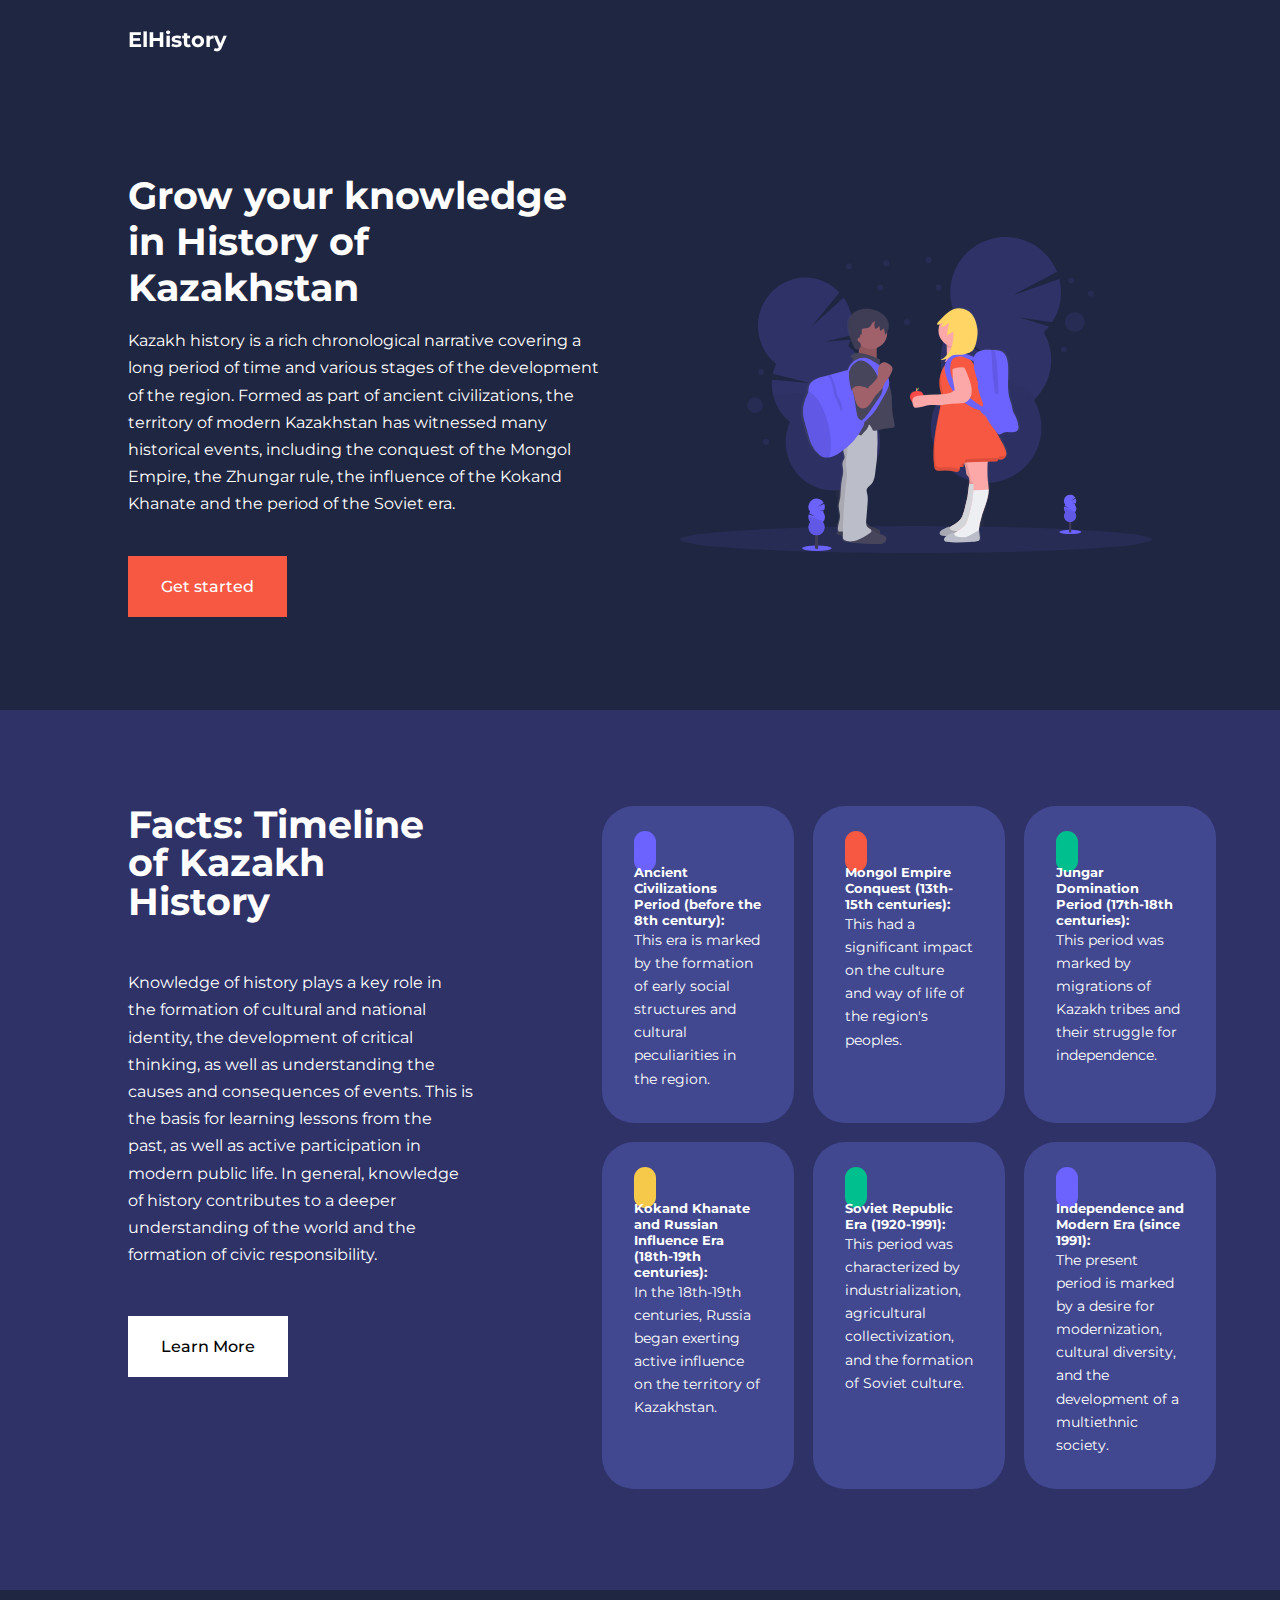
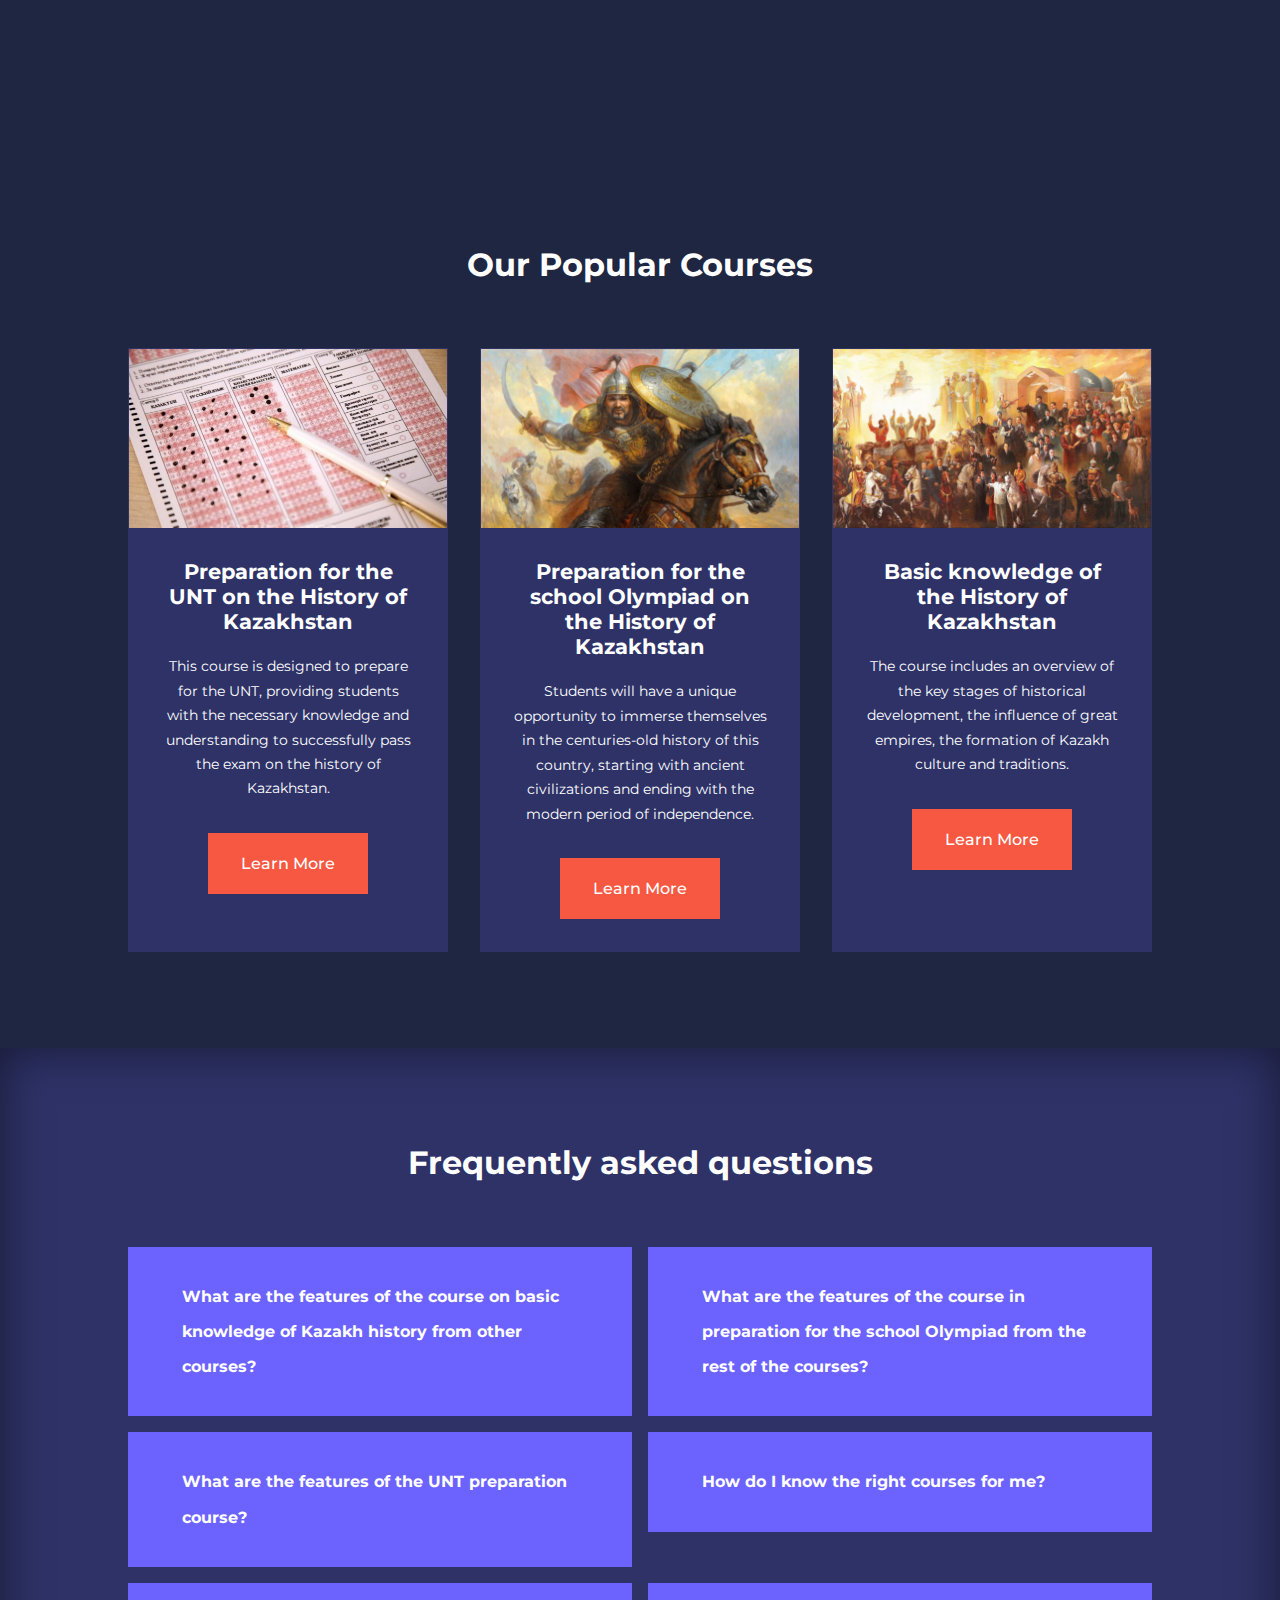
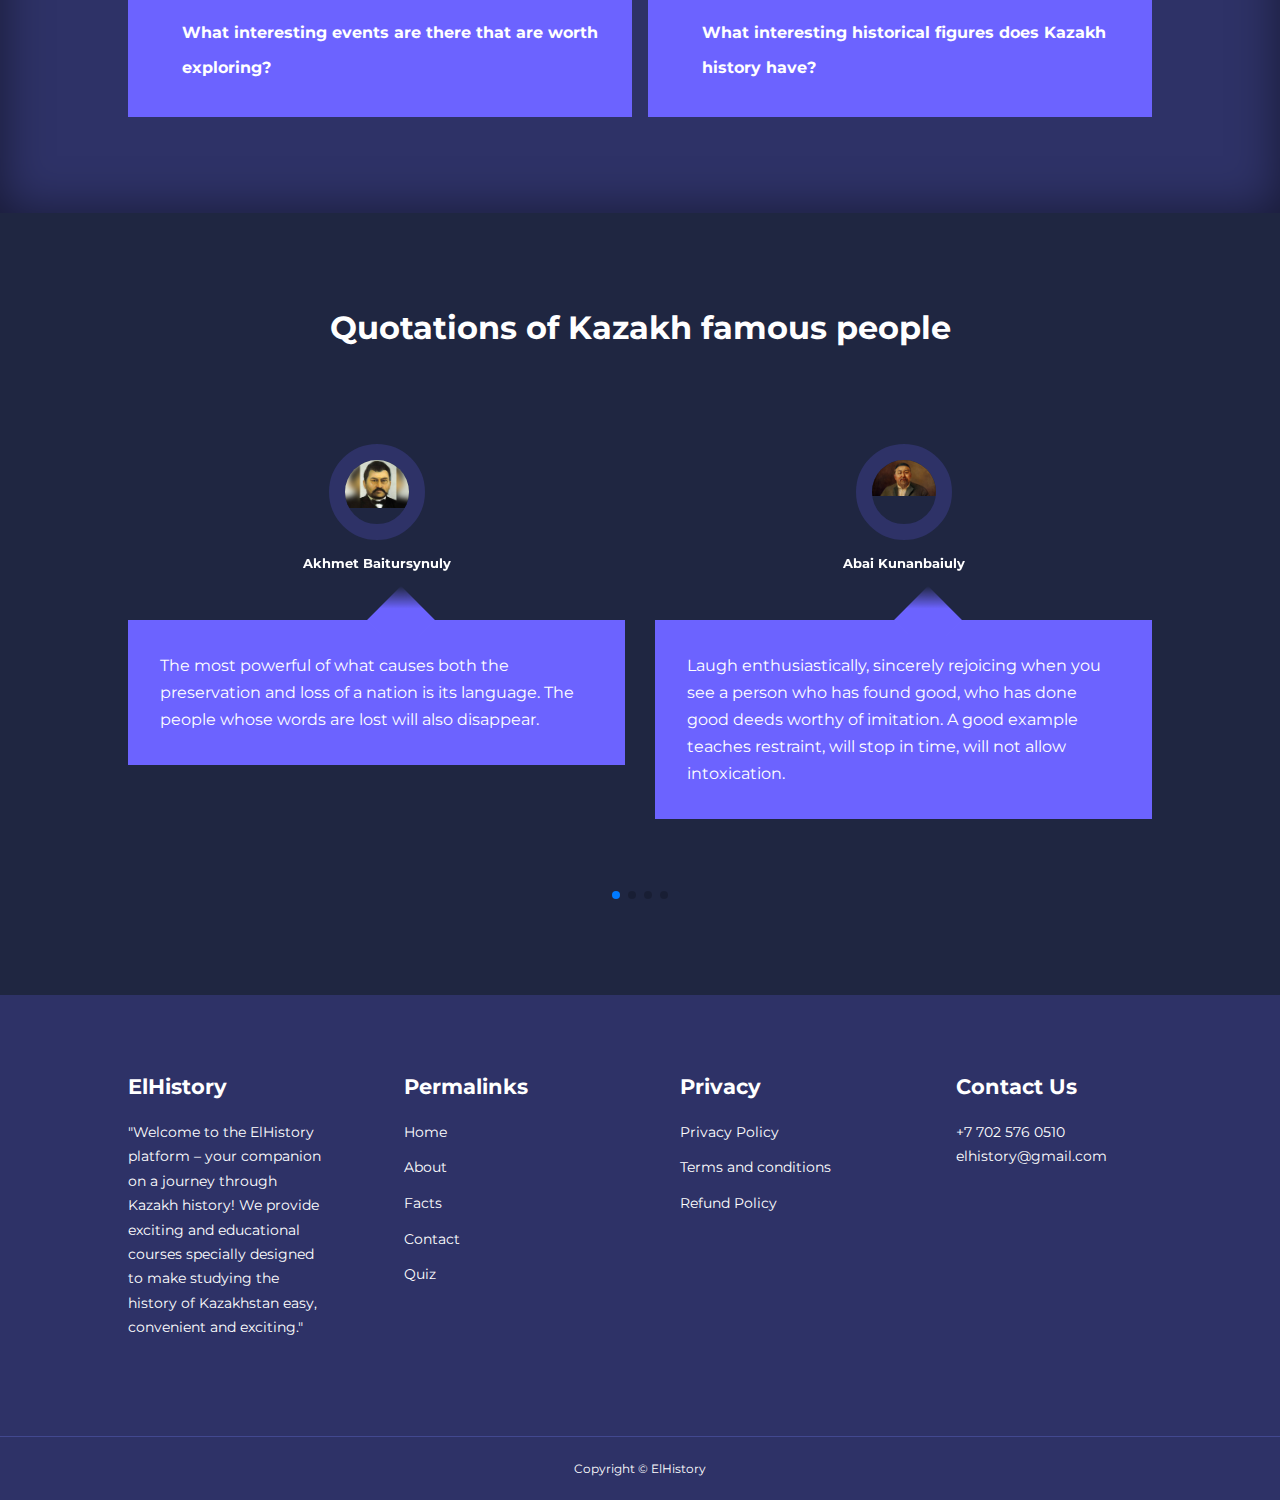
<file: index.html>
<!DOCTYPE html>
<html lang="en">
<head>
    <meta charset="UTF-8">
    <meta http-equiv="X-UA-Compatible" content="Ie=edge">
    <meta name="viewport" content="width=device-width, initial-scale=1.0">
    <title>History Website</title>

    <link rel="stylesheet" href="https://unicons.iconscout.com/release/v4.0.8/css/line.css">
    <link rel="preconnect" href="https://fonts.googleapis.com">
    <link rel="preconnect" href="https://fonts.gstatic.com" crossorigin>
    <link href="https://fonts.googleapis.com/css2?family=Montserrat:wght@300;400;500;600;700;800;900&display=swap" rel="stylesheet">
    <link href="https://cdn.jsdelivr.net/npm/bootstrap@5.0.2/dist/css/bootstrap.min.css" rel="stylesheet" integrity="sha384-EVSTQN3/azprG1Anm3QDgpJLIm9Nao0Yz1ztcQTwFspd3yD65VohhpuuCOmLASjC" crossorigin="anonymous">
    <link rel="stylesheet" href="./css/style.css">

    <link rel="stylesheet" href="https://cdn.jsdelivr.net/npm/swiper@11/swiper-bundle.min.css"
/>

</head>
<body>
    <nav>
        <div class="container nav_container">
            <a href="index.html"><h4>ElHistory</h4></a>
            <ul class="nav_menu">
                <li><a href="index.html">Home</a></li>
                <li><a href="about.html">About</a></li>
                <li><a href="facts.html">Facts</a></li>
                <li><a href="contact.html">Contact</a></li>
                <li><a href="quiz.html">Quiz</a></li>
            </ul>
            <button id="open-menu-btn"><i class="uil uil-bars"></i></button>
            <button id="close-menu-btn"><i class="uil uil-multiply"></i></i></button>

        </div>
    </nav>

    <header>
        <div class="container header_container">
            <div class="header_left">
                <h1>Grow your knowledge in History of Kazakhstan</h1>
                <p>Kazakh history is a rich chronological narrative covering a long period of time and various stages of the development of the region. Formed as part of ancient civilizations, the territory of modern Kazakhstan has witnessed many historical events, including the conquest of the Mongol Empire, the Zhungar rule, the influence of the Kokand Khanate and the period of the Soviet era.</p>
                <a href="facts.html" class="btn btn-primary">Get started</a>
            </div>

            <div class="header_right">
                    <div class="header_right-image">
                        <img src="./images/header.svg">
                    </div>
            </div>
        </div>
    </header>


    <section class="categories">
        <div class="container categories_container">
            <div class="categories_left">
                <h1>Facts: Timeline of Kazakh History</h1>
                <p>Knowledge of history plays a key role in the formation of cultural and national identity, the development of critical thinking, as well as understanding the causes and consequences of events. This is the basis for learning lessons from the past, as well as active participation in modern public life. In general, knowledge of history contributes to a deeper understanding of the world and the formation of civic responsibility.</p>
                <a href="#" class="btn">Learn More</a>
            </div>

            <div class="categories_right">
                <article class="category">
                    <span class="category_icon"><i class="uil uil-ankh"></i></span>
                    <h5>Ancient Civilizations Period (before the 8th century):</h5>
                    <p>This era is marked by the formation of early social structures and cultural peculiarities in the region.</p>
                </article>

                <article class="category">
                    <span class="category_icon"><i class="uil uil-fire"></i></span>
                    <h5>Mongol Empire Conquest (13th-15th centuries):</h5>
                    <p>This had a significant impact on the culture and way of life of the region's peoples.</p>
                </article>

                <article class="category">
                    <span class="category_icon"><i class="uil uil-life-ring"></i></span>
                    <h5>Jungar Domination Period (17th-18th centuries):</h5>
                    <p>This period was marked by migrations of Kazakh tribes and their struggle for independence.</p>
                </article>

                <article class="category">
                    <span class="category_icon"><i class="uil uil-hourglass"></i></i></span>
                    <h5>Kokand Khanate and Russian Influence Era (18th-19th centuries):</h5>
                    <p>In the 18th-19th centuries, Russia began exerting active influence on the territory of Kazakhstan.</p>
                </article>

                <article class="category">
                    <span class="category_icon"><i class="uil uil-favorite"></i></span>
                    <h5>Soviet Republic Era (1920-1991):</h5>
                    <p>This period was characterized by industrialization, agricultural collectivization, and the formation of Soviet culture.</p>
                </article>

                <article class="category">
                    <span class="category_icon"><i class="uil uil-globe"></i></i></span>
                    <h5>Independence and Modern Era (since 1991):</h5>
                    <p>The present period is marked by a desire for modernization, cultural diversity, and the development of a multiethnic society.</p>
                </article>
            </div>
        </div>
    </section>


    <section class="courses">
        <h2>Our Popular Courses</h2>
        <div class="container courses_container">
            <article class="course">
                <div class="course_image">
                    <img src="./images/ent.jpeg"">
                </div>
                <div class="course_info">
                    <h4>Preparation for the UNT on the History of Kazakhstan</h4>
                    <p>This course is designed to prepare for the UNT, providing students with the necessary knowledge and understanding to successfully pass the exam on the history of Kazakhstan.</p>
                    <a href="facts.html" class="btn btn-primary">Learn More</a>
                </div>
            </article>

            <article class="course">
                <div class="course_image">
                    <img src="./images/school2.jpg"">
                </div>
                <div class="course_info">
                    <h4>Preparation for the school Olympiad on the History of Kazakhstan</h4>
                    <p>Students will have a unique opportunity to immerse themselves in the centuries-old history of this country, starting with ancient civilizations and ending with the modern period of independence.</p>
                    <a href="facts.html" class="btn btn-primary">Learn More</a>
                </div>
            </article>

            <article class="course">
                <div class="course_image">
                    <img src="./images/base.jpg"">
                </div>
                <div class="course_info">
                    <h4>Basic knowledge of the History of Kazakhstan</h4>
                    <p>The course includes an overview of the key stages of historical development, the influence of great empires, the formation of Kazakh culture and traditions.</p>
                    <a href="facts.html" class="btn btn-primary">Learn More</a>
                </div>
            </article>
        </div>
    </section>



    <section class="faqs">
        <h2>Frequently asked questions</h2>
        <div class="container faqs_container">
            <article class="faq ">
                <div class="faq_icon"><i class="uil uil-plus"></i></div>
                <div class="question_answer">
                    <h4>What are the features of the course on basic knowledge of Kazakh history from other courses?</h4>
                    <p>
                        For those who seek to gain basic knowledge of Kazakh history, it is recommended to choose the course "Fundamentals of Kazakh History". This course will provide an overview of the key stages of the country's development, fundamental events and cultural features. It is suitable for those who want to deepen their knowledge of the history of Kazakhstan with an emphasis on the main aspects and important periods of its development.                    
                    </p>
                </div>
            </article>
            
            <article class="faq ">
                <div class="faq_icon"><i class="uil uil-plus"></i></div>
                <div class="question_answer">
                    <h4>What are the features of the course in preparation for the school Olympiad from the rest of the courses?</h4>
                    <p>
                        For a client who has an interest in preparing for the school Olympiad on the history of Kazakhstan, it is recommended to choose the course "Preparation for the School Olympiad on the History of Kazakhstan". This course will provide students not only with basic knowledge of the history of Kazakhstan, but also prepare them for typical tasks that may occur at the Olympiad. The course will address issues of historical facts, key personalities and major events, focusing on topics often found in Olympiad tasks.                    
                    </p>
                </div>
            </article>
            
            <article class="faq ">
                <div class="faq_icon"><i class="uil uil-plus"></i></div>
                <div class="question_answer">
                    <h4>What are the features of the UNT preparation course?</h4>
                    <p>
                        For a client interested in preparing for the UNT and wishing to study the history of Kazakhstan in depth, it is recommended to choose the course "Kazakh history: from antiquity to modernity". This course provides extensive research on key periods and events in the country's history, which is the basis for successful exam preparation. The course includes an overview of the most important facts, personalities and cultural characteristics, providing students with the necessary knowledge to effectively pass the UNT on Kazakh history.                   
                    </p>
                </div>
            </article>
            
            <article class="faq ">
                <div class="faq_icon"><i class="uil uil-plus"></i></div>
                <div class="question_answer">
                    <h4>How do I know the right courses for me?</h4>
                    <p>
                        Review the content of each course to make sure it meets your needs and interests.
                        Consider the level of complexity, the format of training (webinars, lectures, assignments) to understand how the course meets your preferences and level of training.    
                    </p>
                </div>
            </article>
            
            <article class="faq ">
                <div class="faq_icon"><i class="uil uil-plus"></i></div>
                <div class="question_answer">
                    <h4>What interesting events are there that are worth exploring?</h4>
                    <p>
                        The history of Kazakhstan is full of fascinating and important events that are worth studying for a full understanding of the development of this country. Below are some key points:
                    </p>
                    <p>
                        Mongol Empire Conquest (13th Century):
                        Under the leadership of Genghis Khan, the territory of Kazakhstan became part of the vast Mongol Empire, significantly influencing the culture and way of life of the region.
                    </p>
                    <p>
                        Struggle Against the Jungars (17th-18th Centuries):
                        During this time, Kazakh khanates fought for independence from Jungaria, leading to the establishment of the Kazakh Khanate.
                    </p>
                    <p>
                        Soviet Industrialization Era (20th Century):
                        The Soviet era brought significant changes to Kazakhstan's economy and culture through industrialization and collectivization.
                    </p>
                </div>
            </article>
            
            <article class="faq ">
                <div class="faq_icon"><i class="uil uil-plus"></i></div>
                <div class="question_answer">
                    <h4>What interesting historical figures does Kazakh history have?</h4>
                    <p>
                        Kazakh history is rich in outstanding personalities whose deeds have had a significant impact on the formation and development of the region. Here are some interesting historical figures:
                    </p>
                    <p>
                        Abai Qunanbayev (1845–1904):
                        Kazakh poet, philosopher, and educator. His works inspired national awakening and emphasized the importance of education.
                    </p>
                    <p>
                        Jambyl Jabayev (1846–1945):
                        Poet and freedom fighter. His poetry reflects love for his people and a longing for freedom.
                    </p>
                    <p>
                        Dinmukhamed Kunaev (1912–1993):
                        Politician and statesman, the first Secretary of the Central Committee of the Communist Party of Kazakhstan. Played a key role in stabilizing the country after World War II.
                    </p>
                </div>
            </article>
        </div>
    </section>



    <section class="container testimonials_container mySwiper">
        <h2>Quotations of Kazakh famous people</h2>
        <div class="swiper-wrapper">
            <article class="testimonial swiper-slide">
                <div class="avatar">
                    <img src="images/akhmet.jpg" >
                </div>
                <div class="testimonial_info">
                    <h5>Akhmet Baitursynuly</h5>
                </div>
                <div class="testimonial_body">
                    <p>
                        The most powerful of what causes both the preservation and loss of a nation is its language. The people whose words are lost will also disappear.
                    </p>
                </div>
            </article>

            <article class="testimonial swiper-slide">
                <div class="avatar">
                    <img src="images/abai.jpg" >
                </div>
                <div class="testimonial_info">
                    <h5>Abai Kunanbaiuly</h5>
                </div>
                <div class="testimonial_body">
                    <p>
                        Laugh enthusiastically, sincerely rejoicing when you see a person who has found good, who has done good deeds worthy of imitation. A good example teaches restraint, will stop in time, will not allow intoxication.                </p>
                </div>
            </article>

            <article class="testimonial swiper-slide">
                <div class="avatar">
                    <img src="images/alikhan.jpg" >
                </div>
                <div class="testimonial_info">
                    <h5>Alikhan Bokeihanuly</h5>
                </div>
                <div class="testimonial_body">
                    <p>
                        To wish evil to others is to do to yourself. Because we and others make up what is called humanity. What reigns over nature by virtue of its mind, and without which we have no life.                </p>
                </div>
            </article>

            <article class="testimonial swiper-slide">
                <div class="avatar">
                    <img src="images/mirjaqyp.jpg" >
                </div>
                <div class="testimonial_info">
                    <h5>Mirjaqyp Dulatov</h5>
                </div>
                <div class="testimonial_body">
                    <p>
                        People who have lost their history, a country that has forgotten its history — do not know where to go, where to live, what to do or what to do, and do not know what day to start in the future.                </p>
                </div>
            </article>

            <article class="testimonial swiper-slide">
                <div class="avatar">
                    <img src="images/muqagali.jpeg" >
                </div>
                <div class="testimonial_info">
                    <h5>Muqagali Maqataev</h5>
                </div>
                <div class="testimonial_body">
                    <p>
                        Stupid is not the one who, without having a drop of talent, is equal to gifted writers — stupid is the one who, measuring his creativity with one day and loud-voiced patriotism, wants to stay in literature.                </p>
                </div>
            </article>
        </div>
        <div class="swiper-pagination"></div>
    </section>


    <footer class="footer">
        <div class="container footer_container">
            <div class="footer_1">
                <a href="index.html" class="footer_logo"><h4>ElHistory</h4></a>
                <p>
                    "Welcome to the ElHistory platform – your companion on a journey through Kazakh history! We provide exciting and educational courses specially designed to make studying the history of Kazakhstan easy, convenient and exciting."   
                </p>
            </div>

            <div class="footer_2">
                <h4>Permalinks</h4>
                <ul class="permalinks">
                    <li><a href="index.html">Home</a></li>
                    <li><a href="about.html">About</a></li>
                    <li><a href="facts.html">Facts</a></li>
                    <li><a href="contact.html">Contact</a></li>
                    <li><a href="quiz.html">Quiz</a></li>
                </ul>
            </div>

            <div class="footer_3">
                <h4>Privacy</h4>
                <ul class="privacy">
                    <li><a href="#">Privacy Policy</a></li>
                    <li><a href="#">Terms and conditions</a></li>
                    <li><a href="#">Refund Policy</a></li>
                </ul>
            </div>

            <div class="footer_4">
                <h4>Contact Us</h4>
                <div>
                    <p>+7 702 576 0510</p>
                    <p>elhistory@gmail.com</p>
                </div>

                <ul class="footer_socials">
                <li>
                    <a href="#"><i class="uil uil-facebook-f"></i></a>
                </li>
                <li>
                    <a href="#"><i class="uil uil-instagram-alt"></i></a>
                </li>
                <li>
                    <a href="#"><i class="uil uil-twitter"></i></a>
                </li>
                <li>
                    <a href="#"><i class="uil uil-linkedin-alt"></i></a>
                </li>
                </ul>
            </div>
        </div>

        <div class="footer_copyright">
            <small>Copyright &copy; ElHistory</small>
        </div>
    </footer>






    
    <script src="https://cdn.jsdelivr.net/npm/swiper@11/swiper-bundle.min.js"></script>
    <script src="./main.js"></script>


    <script>
        var swiper = new Swiper(".mySwiper", {
      slidesPerView: 1,
      spaceBetween: 30,
      pagination: {
        el: ".swiper-pagination",
        clickable: true,
        },
        breakpoints: {
            600: {
                slidesPerView: 2
            }
        }
        });
    </script>
</body>
</html>
</file>
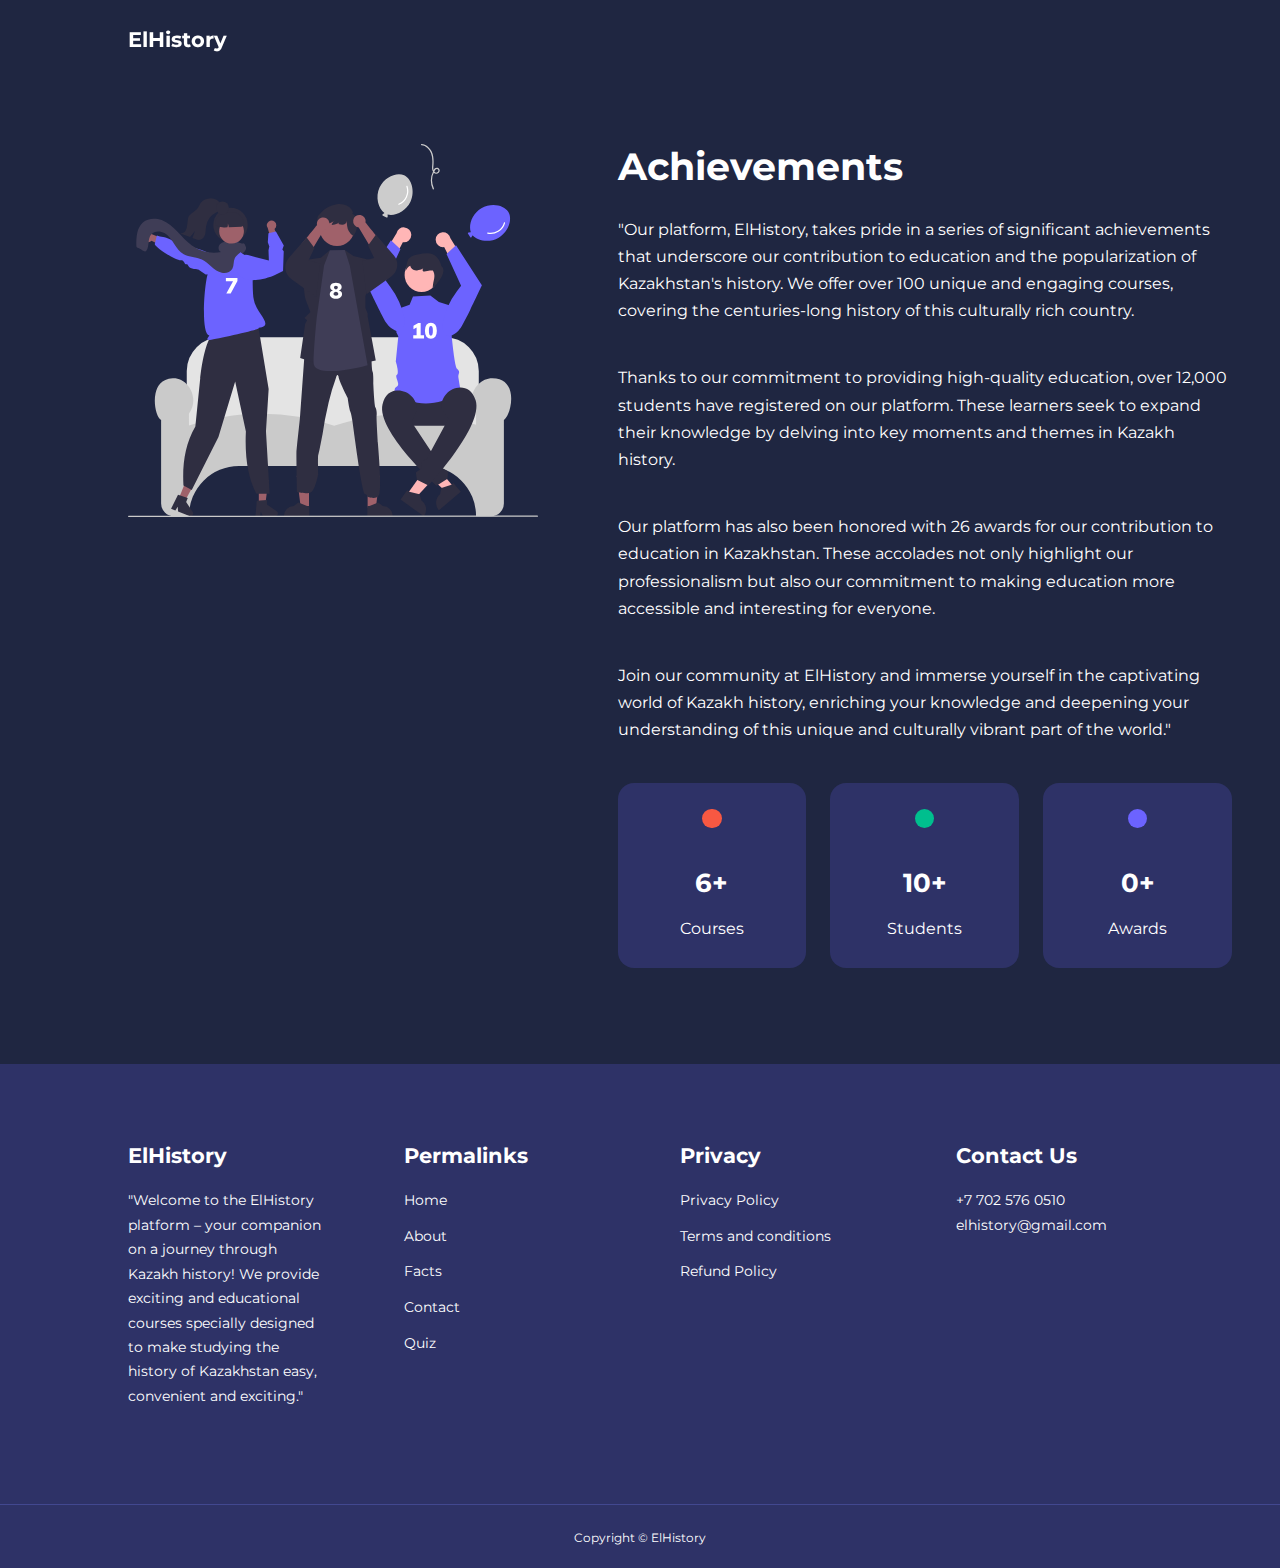
<file: about.html>
<!DOCTYPE html>
<html lang="en">
<head>
    <meta charset="UTF-8">
    <meta http-equiv="X-UA-Compatible" content="Ie=edge">
    <meta name="viewport" content="width=device-width, initial-scale=1.0">
    <title>History Website</title>

    <link rel="stylesheet" href="https://unicons.iconscout.com/release/v4.0.8/css/line.css">
    <link rel="preconnect" href="https://fonts.googleapis.com">
    <link rel="preconnect" href="https://fonts.gstatic.com" crossorigin>
    <link href="https://fonts.googleapis.com/css2?family=Montserrat:wght@300;400;500;600;700;800;900&display=swap" rel="stylesheet">
    <link href="https://cdn.jsdelivr.net/npm/bootstrap@5.0.2/dist/css/bootstrap.min.css" rel="stylesheet" integrity="sha384-EVSTQN3/azprG1Anm3QDgpJLIm9Nao0Yz1ztcQTwFspd3yD65VohhpuuCOmLASjC" crossorigin="anonymous">
    <link rel="stylesheet" href="./css/style.css">
    <link rel="stylesheet" href="./css/about.css">

</head>
<body>
    <nav>
        <div class="container nav_container">
            <a href="index.html"><h4>ElHistory</h4></a>
            <ul class="nav_menu">
                <li><a href="index.html">Home</a></li>
                <li><a href="about.html">About</a></li>
                <li><a href="facts.html">Facts</a></li>
                <li><a href="contact.html">Contact</a></li>
                <li><a href="quiz.html">Quiz</a></li>
            </ul>
            <button id="open-menu-btn"><i class="uil uil-bars"></i></button>
            <button id="close-menu-btn"><i class="uil uil-multiply"></i></i></button>

        </div>
    </nav>

    <section class="about_achievements">
        <div class="container about_achievements-container">
            <div class="about_achievements-left">
                <img src="./images/about achievements.svg">
            </div>
            <div class="about_achievements-right">
                <h1>Achievements</h1>
                <p>
                    "Our platform, ElHistory, takes pride in a series of significant achievements that underscore our contribution to education and the popularization of Kazakhstan's history. We offer over 100 unique and engaging courses, covering the centuries-long history of this culturally rich country.
                </p>
                <p>
                    Thanks to our commitment to providing high-quality education, over 12,000 students have registered on our platform. These learners seek to expand their knowledge by delving into key moments and themes in Kazakh history.
                </p>
                <p> 
                    Our platform has also been honored with 26 awards for our contribution to education in Kazakhstan. These accolades not only highlight our professionalism but also our commitment to making education more accessible and interesting for everyone.
                </p>
                <p> 
                    Join our community at ElHistory and immerse yourself in the captivating world of Kazakh history, enriching your knowledge and deepening your understanding of this unique and culturally vibrant part of the world."
                </p>
                <div class="achievements_cards">
                    <article class="achievement_card">
                        <span class="achievement_icon">
                            <i class="uil uil-video"></i>
                        </span>
                        <h3>6+</h3>
                        <p>Courses</p>
                    </article>

                    <article class="achievement_card">
                        <span class="achievement_icon">
                            <i class="uil uil-users-alt"></i>
                        </span>
                        <h3>10+</h3>
                        <p>Students</p>
                    </article>

                    <article class="achievement_card">
                        <span class="achievement_icon">
                            <i class="uil uil-trophy"></i>
                        </span>
                        <h3>0+</h3>
                        <p>Awards</p>
                    </article>
                </div>
            </div>
        </div>
    </section>



    <footer class="footer">
        <div class="container footer_container">
            <div class="footer_1">
                <a href="index.html" class="footer_logo"><h4>ElHistory</h4></a>
                <p>
                    "Welcome to the ElHistory platform – your companion on a journey through Kazakh history! We provide exciting and educational courses specially designed to make studying the history of Kazakhstan easy, convenient and exciting."   
                </p>
            </div>

            <div class="footer_2">
                <h4>Permalinks</h4>
                <ul class="permalinks">
                    <li><a href="index.html">Home</a></li>
                    <li><a href="about.html">About</a></li>
                    <li><a href="facts.html">Facts</a></li>
                    <li><a href="contact.html">Contact</a></li>
                    <li><a href="quiz.html">Quiz</a></li>
                </ul>
            </div>

            <div class="footer_3">
                <h4>Privacy</h4>
                <ul class="privacy">
                    <li><a href="#">Privacy Policy</a></li>
                    <li><a href="#">Terms and conditions</a></li>
                    <li><a href="#">Refund Policy</a></li>
                </ul>
            </div>

            <div class="footer_4">
                <h4>Contact Us</h4>
                <div>
                    <p>+7 702 576 0510</p>
                    <p>elhistory@gmail.com</p>
                </div>

                <ul class="footer_socials">
                <li>
                    <a href="#"><i class="uil uil-facebook-f"></i></a>
                </li>
                <li>
                    <a href="#"><i class="uil uil-instagram-alt"></i></a>
                </li>
                <li>
                    <a href="#"><i class="uil uil-twitter"></i></a>
                </li>
                <li>
                    <a href="#"><i class="uil uil-linkedin-alt"></i></a>
                </li>
                </ul>
            </div>
        </div>

        <div class="footer_copyright">
            <small>Copyright &copy; ElHistory</small>
        </div>
    </footer>

    <script src="./main.js"></script>
</body>
</html>
</file>
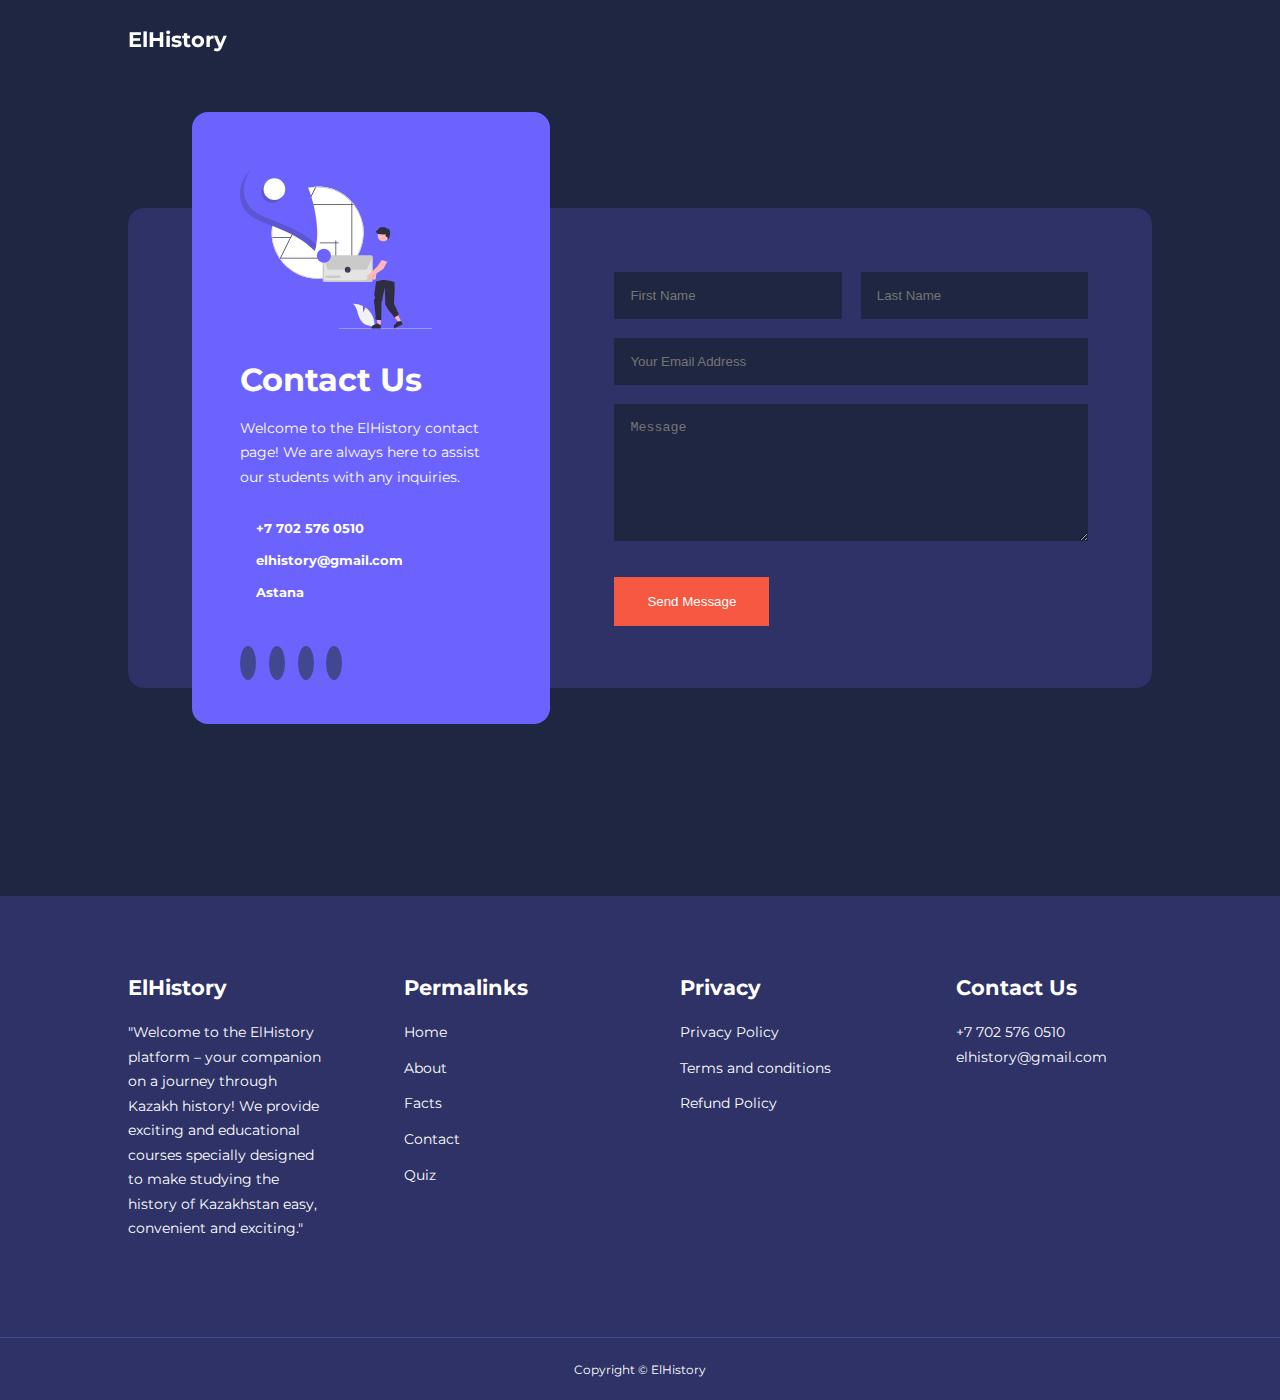
<file: contact.html>
<!DOCTYPE html>
<html lang="en">
<head>
    <meta charset="UTF-8">
    <meta http-equiv="X-UA-Compatible" content="Ie=edge">
    <meta name="viewport" content="width=device-width, initial-scale=1.0">
    <title>History Website</title>

    <link rel="stylesheet" href="https://unicons.iconscout.com/release/v4.0.8/css/line.css">
    <link rel="preconnect" href="https://fonts.googleapis.com">
    <link rel="preconnect" href="https://fonts.gstatic.com" crossorigin>
    <link href="https://fonts.googleapis.com/css2?family=Montserrat:wght@300;400;500;600;700;800;900&display=swap" rel="stylesheet">
    <link href="https://cdn.jsdelivr.net/npm/bootstrap@5.0.2/dist/css/bootstrap.min.css" rel="stylesheet" integrity="sha384-EVSTQN3/azprG1Anm3QDgpJLIm9Nao0Yz1ztcQTwFspd3yD65VohhpuuCOmLASjC" crossorigin="anonymous">
    <link rel="stylesheet" href="./css/style.css">
    <link rel="stylesheet" href="./css/contact.css">

</head>
<body>
    <nav>
        <div class="container nav_container">
            <a href="index.html"><h4>ElHistory</h4></a>
            <ul class="nav_menu">
                <li><a href="index.html">Home</a></li>
                <li><a href="about.html">About</a></li>
                <li><a href="facts.html">Facts</a></li>
                <li><a href="contact.html">Contact</a></li>
                <li><a href="quiz.html">Quiz</a></li>
            </ul>
            <button id="open-menu-btn"><i class="uil uil-bars"></i></button>
            <button id="close-menu-btn"><i class="uil uil-multiply"></i></i></button>

        </div>
    </nav>

    <section class="contact">
        <div class="container contact_container">
            <aside class="contact_aside">
                <div class="div aside_image">
                    <img src="./images/contact.svg">
                </div>
                <h2>Contact Us</h2>
                <p>
                    Welcome to the ElHistory contact page! We are always here to assist our students with any inquiries.
                </p>
                    <ul class="contact_details">
                    <li>
                        <i class="uil uil-phone-times"></i>
                        <h5>+7 702 576 0510</h5>
                    </li>
                    <li>
                        <i class="uil uil-envelope"></i>
                        <h5>elhistory@gmail.com</h5>
                    </li>
                    <li>
                        <i class="uil uil-location-point"></i>
                        <h5>Astana</h5>
                    </li>
                </ul>
                <ul class="contact_socials">
                    <li>
                        <a href="#"><i class="uil uil-facebook-f"></i></a>
                    </li>
                    <li>
                        <a href="#"><i class="uil uil-instagram-alt"></i></a>
                    </li>
                    <li>
                        <a href="#"><i class="uil uil-twitter"></i></a>
                    </li>
                    <li>
                        <a href="#"><i class="uil uil-linkedin-alt"></i></a>
                    </li>
                </ul>
            </aside>

            <form class="contact_form">
                <div class="form_name">
                    <input type="text" name="First Name" placeholder="First Name" required>
                    <input type="text" name="Last Name" placeholder="Last Name" required>
                </div>
                <input type="email" name="Email Address" placeholder="Your Email Address" required>
                <textarea name="Message" rows="7" placeholder="Message" required></textarea>
                <button type="submit" class="btn btn-primary">Send Message</button>
            </form>
        </div>
    </section>


    <footer class="footer">
        <div class="container footer_container">
            <div class="footer_1">
                <a href="index.html" class="footer_logo"><h4>ElHistory</h4></a>
                <p>
                    "Welcome to the ElHistory platform – your companion on a journey through Kazakh history! We provide exciting and educational courses specially designed to make studying the history of Kazakhstan easy, convenient and exciting."   
                </p>
            </div>

            <div class="footer_2">
                <h4>Permalinks</h4>
                <ul class="permalinks">
                    <li><a href="index.html">Home</a></li>
                    <li><a href="about.html">About</a></li>
                    <li><a href="facts.html">Facts</a></li>
                    <li><a href="contact.html">Contact</a></li>
                    <li><a href="quiz.html">Quiz</a></li>
                </ul>
            </div>

            <div class="footer_3">
                <h4>Privacy</h4>
                <ul class="privacy">
                    <li><a href="#">Privacy Policy</a></li>
                    <li><a href="#">Terms and conditions</a></li>
                    <li><a href="#">Refund Policy</a></li>
                </ul>
            </div>

            <div class="footer_4">
                <h4>Contact Us</h4>
                <div>
                    <p>+7 702 576 0510</p>
                    <p>elhistory@gmail.com</p>
                </div>

                <ul class="footer_socials">
                <li>
                    <a href="#"><i class="uil uil-facebook-f"></i></a>
                </li>
                <li>
                    <a href="#"><i class="uil uil-instagram-alt"></i></a>
                </li>
                <li>
                    <a href="#"><i class="uil uil-twitter"></i></a>
                </li>
                <li>
                    <a href="#"><i class="uil uil-linkedin-alt"></i></a>
                </li>
                </ul>
            </div>
        </div>

        <div class="footer_copyright">
            <small>Copyright &copy; ElHistory</small>
        </div>
    </footer>

    <script src="./main.js"></script>
</body>
</html>
</file>
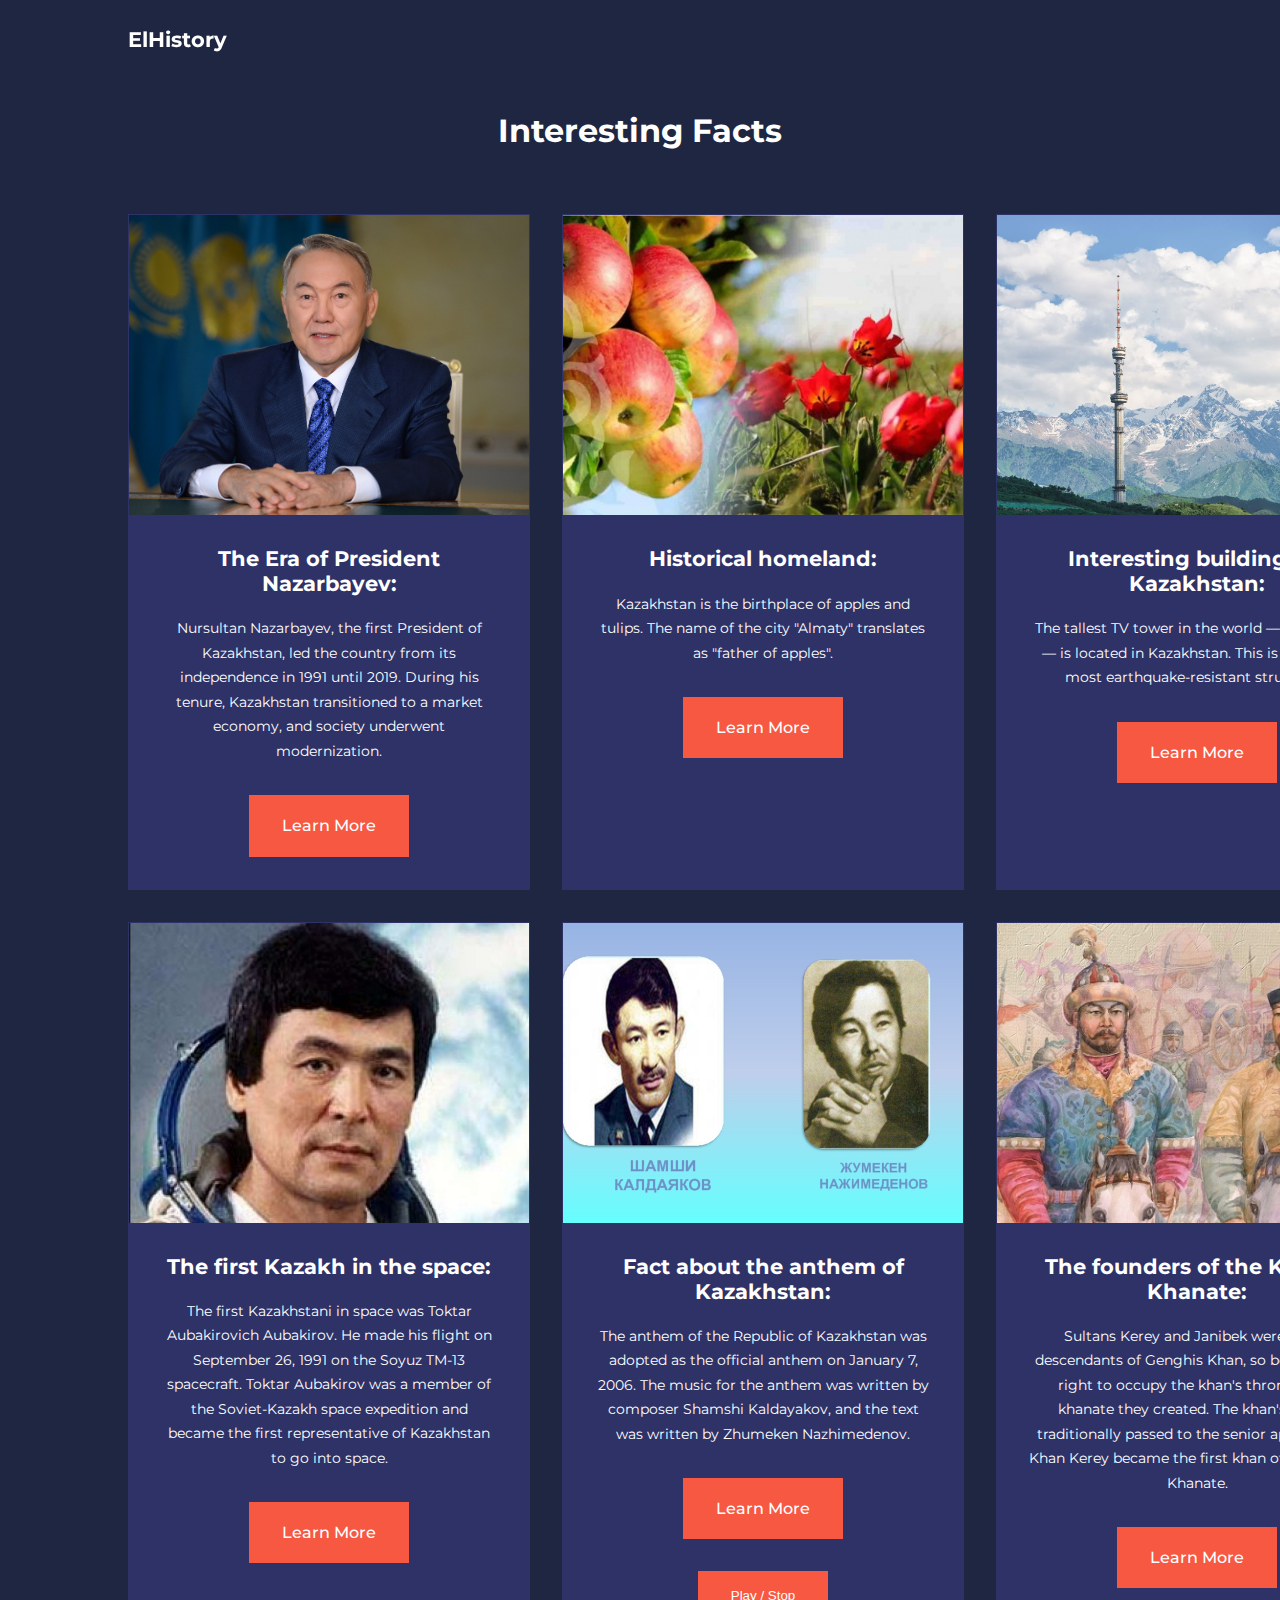
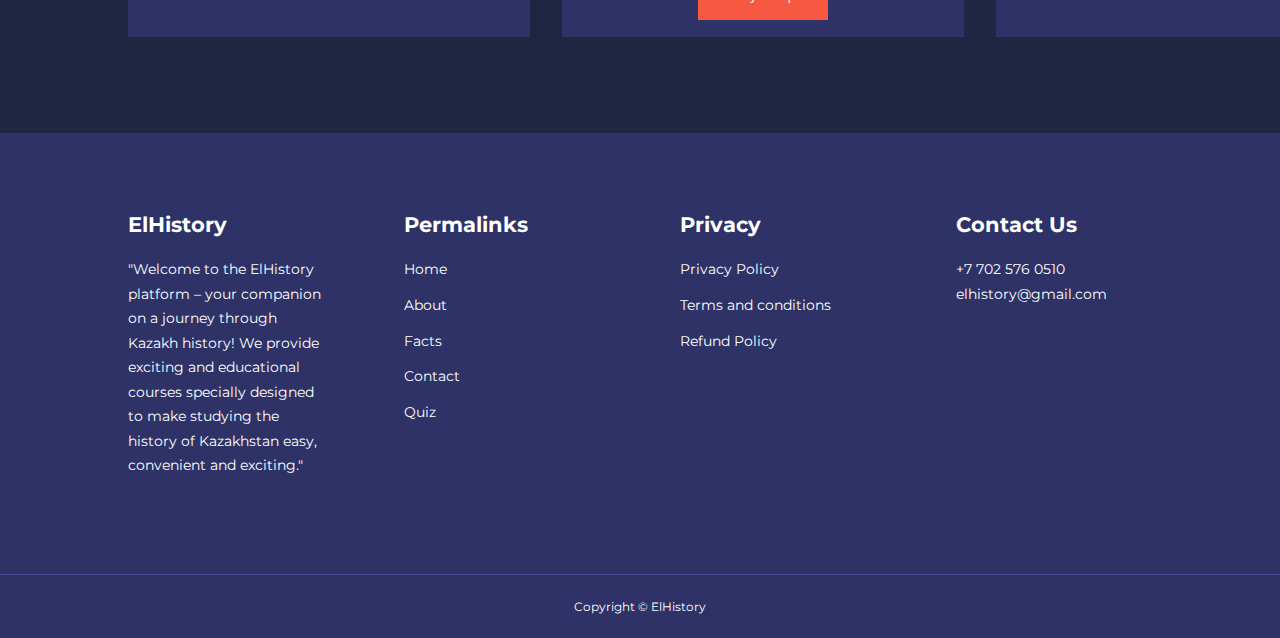
<file: facts.html>
<!DOCTYPE html>
<html lang="en">
<head>
    <meta charset="UTF-8">
    <meta http-equiv="X-UA-Compatible" content="Ie=edge">
    <meta name="viewport" content="width=device-width, initial-scale=1.0">
    <title>History Website</title>

    <link rel="stylesheet" href="https://unicons.iconscout.com/release/v4.0.8/css/line.css">
    <link rel="preconnect" href="https://fonts.googleapis.com">
    <link rel="preconnect" href="https://fonts.gstatic.com" crossorigin>
    <link href="https://fonts.googleapis.com/css2?family=Montserrat:wght@300;400;500;600;700;800;900&display=swap" rel="stylesheet">
    <link href="https://cdn.jsdelivr.net/npm/bootstrap@5.0.2/dist/css/bootstrap.min.css" rel="stylesheet" integrity="sha384-EVSTQN3/azprG1Anm3QDgpJLIm9Nao0Yz1ztcQTwFspd3yD65VohhpuuCOmLASjC" crossorigin="anonymous">
    <link rel="stylesheet" href="./css/style.css">
    <style>
        .courses {
            margin-top: 1rem;
        }
    </style>

    <link rel="stylesheet" href="https://cdn.jsdelivr.net/npm/swiper@11/swiper-bundle.min.css"
/>

</head>
<body>
    <nav>
        <div class="container nav_container">
            <a href="index.html"><h4>ElHistory</h4></a>
            <ul class="nav_menu">
                <li><a href="index.html">Home</a></li>
                <li><a href="about.html">About</a></li>
                <li><a href="facts.html">Facts</a></li>
                <li><a href="contact.html">Contact</a></li>
                <li><a href="quiz.html">Quiz</a></li>
            </ul>
            <button id="open-menu-btn"><i class="uil uil-bars"></i></button>
            <button id="close-menu-btn"><i class="uil uil-multiply"></i></i></button>

        </div>
    </nav>

    <section class="courses">
        <h2>Interesting Facts</h2>
        <div class="container courses_container">
            <article class="course">
                <div class="course_image">
                    <img class="fact_img" src="./images/president.jpg">
                </div>
                <div class="course_info">
                    <h4>The Era of President Nazarbayev:</h4>
                    <p>Nursultan Nazarbayev, the first President of Kazakhstan, led the country from its independence in 1991 until 2019. During his tenure, Kazakhstan transitioned to a market economy, and society underwent modernization.</p>
                    <a href="facts.html" class="btn btn-primary">Learn More</a>
                </div>
            </article>

            <article class="course">
                <div class="course_image">
                    <img class="fact_img" src="./images/port.jpg">
                </div>
                <div class="course_info">
                    <h4>Historical homeland:</h4>
                    <p>Kazakhstan is the birthplace of apples and tulips. The name of the city "Almaty" translates as "father of apples".</p>
                    <a href="facts.html" class="btn btn-primary">Learn More</a>
                </div>
            </article>

            <article class="course">
                <div class="course_image">
                    <img class="fact_img" src="./images/koktobe.jpg">
                </div>
                <div class="course_info">
                    <h4>Interesting buildings of Kazakhstan:</h4>
                    <p>The tallest TV tower in the world — "Kok-Tobe" — is located in Kazakhstan. This is one of the most earthquake-resistant structures.</p>
                    <a href="facts.html" class="btn btn-primary">Learn More</a>
                </div>
            </article>

            <article class="course">
                <div class="course_image">
                    <img class="fact_img" src="./images/cosmos.jpg">
                </div>
                <div class="course_info">
                    <h4>The first Kazakh in the space:</h4>
                    <p>The first Kazakhstani in space was Toktar Aubakirovich Aubakirov. He made his flight on September 26, 1991 on the Soyuz TM-13 spacecraft. Toktar Aubakirov was a member of the Soviet-Kazakh space expedition and became the first representative of Kazakhstan to go into space.</p>
                    <a href="facts.html" class="btn btn-primary">Learn More</a>
                </div>
            </article>

            <article class="course">
                <div class="course_image">
                    <img class="fact_img" src="./images/anyzdar.jpg">
                </div>
                <div class="course_info">
                    <h4>Fact about the anthem of Kazakhstan:</h4>
                    <p>The anthem of the Republic of Kazakhstan was adopted as the official anthem on January 7, 2006. The music for the anthem was written by composer Shamshi Kaldayakov, and the text was written by Zhumeken Nazhimedenov.</p>
                    <a href="facts.html" class="btn btn-primary">Learn More</a>
                </div>
                <div class="btn-group">
                    <button class="btn btn-sm btn-outline-secondary" id="play-sound-anthem">Play / Stop</button>
                </div>
                
            </article>

            <article class="course">
                <div class="course_image">
                    <img class="fact_img" src="./images/khandar.jpg">
                </div>
                <div class="course_info">
                    <h4>The founders of the Kazakh Khanate:</h4>
                    <p>Sultans Kerey and Janibek were direct descendants of Genghis Khan, so both had the right to occupy the khan's throne in the khanate they created. The khan's throne traditionally passed to the senior applicant, so Khan Kerey became the first khan of the Kazakh Khanate.</p>
                    <a href="facts.html" class="btn btn-primary">Learn More</a>
                </div>
            </article>
        </div>
    </section>


<footer class="footer">
    <div class="container footer_container">
        <div class="footer_1">
            <a href="index.html" class="footer_logo"><h4>ElHistory</h4></a>
            <p>
                "Welcome to the ElHistory platform – your companion on a journey through Kazakh history! We provide exciting and educational courses specially designed to make studying the history of Kazakhstan easy, convenient and exciting."   
            </p>
        </div>

        <div class="footer_2">
            <h4>Permalinks</h4>
            <ul class="permalinks">
                <li><a href="index.html">Home</a></li>
                <li><a href="about.html">About</a></li>
                <li><a href="facts.html">Facts</a></li>
                <li><a href="contact.html">Contact</a></li>
                <li><a href="quiz.html">Quiz</a></li>
            </ul>
        </div>

        <div class="footer_3">
            <h4>Privacy</h4>
            <ul class="privacy">
                <li><a href="#">Privacy Policy</a></li>
                <li><a href="#">Terms and conditions</a></li>
                <li><a href="#">Refund Policy</a></li>
            </ul>
        </div>

        <div class="footer_4">
            <h4>Contact Us</h4>
            <div>
                <p>+7 702 576 0510</p>
                <p>elhistory@gmail.com</p>
            </div>

            <ul class="footer_socials">
            <li>
                <a href="#"><i class="uil uil-facebook-f"></i></a>
            </li>
            <li>
                <a href="#"><i class="uil uil-instagram-alt"></i></a>
            </li>
            <li>
                <a href="#"><i class="uil uil-twitter"></i></a>
            </li>
            <li>
                <a href="#"><i class="uil uil-linkedin-alt"></i></a>
            </li>
            </ul>
        </div>
    </div>

    <div class="footer_copyright">
        <small>Copyright &copy; ElHistory</small>
    </div>
</footer>







<script src="https://cdn.jsdelivr.net/npm/swiper@11/swiper-bundle.min.js"></script>
<script src="./main.js"></script>


<script>
    var swiper = new Swiper(".mySwiper", {
  slidesPerView: 1,
  spaceBetween: 30,
  pagination: {
    el: ".swiper-pagination",
    clickable: true,
    },
    breakpoints: {
        600: {
            slidesPerView: 2
        }
    }
    });
</script>
</body>
</html>
</file>
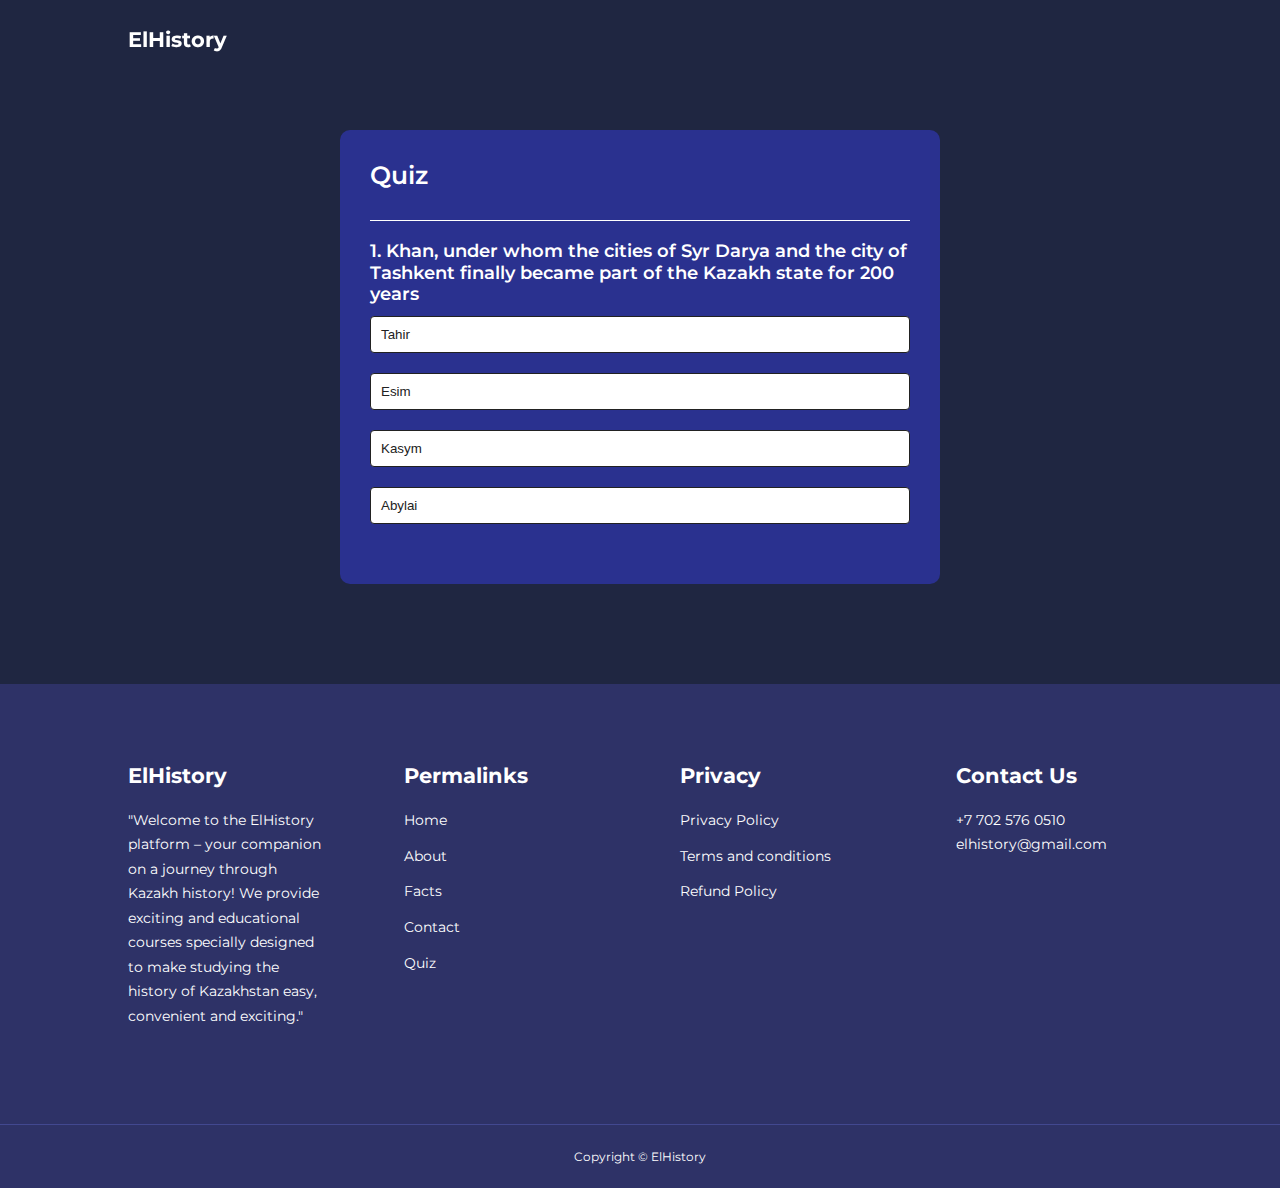
<file: quiz.html>
<!DOCTYPE html>
<html lang="en">
<head>
    <meta charset="UTF-8">
    <meta http-equiv="X-UA-Compatible" content="Ie=edge">
    <meta name="viewport" content="width=device-width, initial-scale=1.0">
    <title>History Website</title>

    <link rel="stylesheet" href="https://unicons.iconscout.com/release/v4.0.8/css/line.css">
    <link rel="preconnect" href="https://fonts.googleapis.com">
    <link rel="preconnect" href="https://fonts.gstatic.com" crossorigin>
    <link href="https://fonts.googleapis.com/css2?family=Montserrat:wght@300;400;500;600;700;800;900&display=swap" rel="stylesheet">
    <link href="https://cdn.jsdelivr.net/npm/bootstrap@5.0.2/dist/css/bootstrap.min.css" rel="stylesheet" integrity="sha384-EVSTQN3/azprG1Anm3QDgpJLIm9Nao0Yz1ztcQTwFspd3yD65VohhpuuCOmLASjC" crossorigin="anonymous">
    <link rel="stylesheet" href="./css/style.css">
    <link rel="stylesheet" href="./css/quiz.css">

</head>
<body>
    <nav>
        <div class="container nav_container">
            <a href="index.html"><h4>ElHistory</h4></a>
            <ul class="nav_menu">
                <li><a href="index.html">Home</a></li>
                <li><a href="about.html">About</a></li>
                <li><a href="facts.html">Facts</a></li>
                <li><a href="contact.html">Contact</a></li>
                <li><a href="quiz.html">Quiz</a></li>
            </ul>
            <button id="open-menu-btn"><i class="uil uil-bars"></i></button>
            <button id="close-menu-btn"><i class="uil uil-multiply"></i></i></button>

        </div>
    </nav>

    <div class="app">
        <h1>Quiz</h1>
        <div class="quiz">
            <h2 id="question">Question goes here</h2>
            <div id="answer-buttons">
                <button class="btn">Answer 1</button>
                <button class="btn">Answer 2</button>
                <button class="btn">Answer 3</button>
                <button class="btn">Answer 4</button>
            </div>
            <button id="next-btn">Next</button>
        </div>
    </div>



    <footer class="footer">
        <div class="container footer_container">
            <div class="footer_1">
                <a href="index.html" class="footer_logo"><h4>ElHistory</h4></a>
                <p>
                    "Welcome to the ElHistory platform – your companion on a journey through Kazakh history! We provide exciting and educational courses specially designed to make studying the history of Kazakhstan easy, convenient and exciting."   
                </p>
            </div>

            <div class="footer_2">
                <h4>Permalinks</h4>
                <ul class="permalinks">
                    <li><a href="index.html">Home</a></li>
                    <li><a href="about.html">About</a></li>
                    <li><a href="facts.html">Facts</a></li>
                    <li><a href="contact.html">Contact</a></li>
                    <li><a href="quiz.html">Quiz</a></li>
                </ul>
            </div>

            <div class="footer_3">
                <h4>Privacy</h4>
                <ul class="privacy">
                    <li><a href="#">Privacy Policy</a></li>
                    <li><a href="#">Terms and conditions</a></li>
                    <li><a href="#">Refund Policy</a></li>
                </ul>
            </div>

            <div class="footer_4">
                <h4>Contact Us</h4>
                <div>
                    <p>+7 702 576 0510</p>
                    <p>elhistory@gmail.com</p>
                </div>

                <ul class="footer_socials">
                <li>
                    <a href="#"><i class="uil uil-facebook-f"></i></a>
                </li>
                <li>
                    <a href="#"><i class="uil uil-instagram-alt"></i></a>
                </li>
                <li>
                    <a href="#"><i class="uil uil-twitter"></i></a>
                </li>
                <li>
                    <a href="#"><i class="uil uil-linkedin-alt"></i></a>
                </li>
                </ul>
            </div>
        </div>

        <div class="footer_copyright">
            <small>Copyright &copy; ElHistory</small>
        </div>
    </footer>

    <script src="./main.js"></script>
    <script src="./script.js"></script>
</body>
</html>
</file>
<file: css/style.css>
*{
    margin: 0;
    padding: 0;
    border: 0;
    outline: 0;
    text-decoration: none;
    list-style: none;
    box-sizing: border-box;
}

:root {
    --color-primary: #6c63ff;
    --color-success: #00bf8e;
    --color-warning: #f7c94b;
    --color-danger: #f75842;
    --color-danger-variant: rgba(247, 88, 66, 0.4);
    --color-white: #fff;
    --color-light: rgba(255, 255, 255, 0.7);
    --color-black: #000;
    --color-bg: #1f2641;
    --color-bg1: #2e3267;
    --color-bg2: #424890;

    --container-width-lg: 80% ;
    --container-width-md: 90% ;
    --container-width-sm: 94% ;

    --transition: all 400ms ease;
}

body{
    font-family: 'Montserrat', sans-serif;
    line-height: 1.7;
    color: var(--color-white);
    background: var(--color-bg);
}

.container{
    width: var(--container-width-lg);
    margin: 0 auto;
}

section{
    padding: 6rem 0;
}

section h2{
    text-align: center;
    margin-bottom: 4rem;
}

h1,
h2,
h3,
h4,
h5 {
    line-height: 1.2;
}

h1{
    font-size: 2.4rem;
}

h2{
    font-size: 2rem;
}

h3{
 font-size: 1.6rem;
}

h4{
    font-size: 1.3rem;
}

a{
    color: var(--color-white);
}

img{
    width: 100%;
    display: block;
    object-fit: cover;
}

.fact_img {
    width:  400px;
    height: 300px;
}

.btn{
    display: inline-block;
    background: var(--color-white);
    color: var(--color-black);
    padding: 1rem 2rem;
    border: 1px solid transparent;
    font-weight: 500;
}

.btn:hover{
    background: transparent;
    color: var(--color-white);
    border-color: var(--color-white);
}

.btn-primary {
    background: var(--color-danger);
    color: var(--color-white);
}

.btn-sm {
    background: var(--color-danger);
    color: var(--color-white);
    margin-bottom: 1rem;
}

nav{
    background: transparent;
    width: 100vw;
    height: 5rem;
    position: fixed;
    top: 0;
    z-index: 11;
}

.window-scroll {
    background: var(--color-primary);
    box-shadow: 0 1rem 2rem rgba(0, 0, 0, 0.2);
}


.nav_container {
    height: 100%;
    display: flex;
    justify-content: space-between;
    align-items: center;
}

nav button{
    display: inline-block;
    background: transparent;
    font-size: 1.8rem;
    color: var(--color-white);
    cursor: pointer;
}    

nav button#close-menu-btn {
    display: none;
}

.nav_menu{
    position: fixed;
    top: 3rem;
    right: 5%;
    height: fit-content;
    width: 18rem;
    flex-direction: column;
    gap: 0;
    display: none;
}

.nav_menu li{
    width: 100%;
    height: 3rem;
    animation: animateNavItems 400ms linear forwards;
    transform-origin: top right;
    opacity: 0;
}

.nav_menu li:nth-child(2){
    animation-delay: 200ms;
}

.nav_menu li:nth-child(3){
    animation-delay: 400ms;
}

.nav_menu li:nth-child(4){
    animation-delay: 600ms;
}

@keyframes animateNavItems {
    0%{
        transform: rotateZ('-90deg') rotateX('90deg') scale(1);
    }

    100% {
        transform: rotateZ('0');
        opacity: 1;

    }
}

.nav_menu li a{
    background: var(--color-primary);
    box-shadow: -4rem 6rem 10rem rgba(0, 0, 0, 0.6);
    width: 100%;
    height: 100%;
    display: grid;
    place-items: center;
}

.nav_menu li a:hover {
    background: var(--color-bg2);
    color: var(--color-white);
}

header{
    position: relative;
    top: 5rem;
    overflow: hidden;
    height: 70vh;
    margin-bottom: 5rem;
}

.header_container{
    display: grid;
    grid-template-columns: 1fr 1fr;
    align-items: center;
    gap: 5rem;
    height: 100%;
}

.header_left p{
    margin: 1rem 0 2.4rem;
}


.categories {
    background: var(--color-bg1);
    height: 55rem;
}

.categories h1{
    line-height: 1;
    margin-bottom: 3rem;
}

.categories_container {
    display: grid;
    grid-template-columns: 40% 60%;
    gap: 4rem;
}

.categories_left{
    margin-right: 4rem;
}

.categories_left p{
    margin: 1rem 0 3rem;
}

.categories_right {
    display: grid;
    grid-template-columns: repeat(3, 1fr);
    gap: 1.2rem;
}

.category {
    background: var(--color-bg2);
    padding: 2rem;
    border-radius: 2rem; 
    transition: var(--transition);
}

.category:hover {
    box-shadow: 0 3rem 3rem rgba(0, 0, 0, 0.3);
    z-index: 1;
}

.category:nth-child(2) .category_icon{
    background: var(--color-danger);
}

.category:nth-child(3) .category_icon{
    background: var(--color-success);
}

.category:nth-child(4) .category_icon{
    background: var(--color-warning);
}

.category:nth-child(5) .category_icon{
    background: var(--color-success);
}

.category_icon {
    background: var(--color-primary);
    padding: 0.7rem;
    border-radius: 0.9rem;
}

.category_h5 {
    margin: 2rem 0 1rem;
}

.category p {
    font-size: 0.85rem;
}

 .courses {
    margin-top: 10rem;
 }

 .courses_container {
    display: grid;
    grid-template-columns: repeat(3, 1fr);
    gap: 2rem;
 }

 .course{
    background: var(--color-bg1);
    text-align: center;
    border: 1px solid transparent;
    transition: var(--transition);
 }

.course:hover{
    background: transparent;
    border-color: var(--color-primary);
}

 .course_info {
    padding: 2rem;
 }

 .course_info p{
    margin: 1.2rem 0 2rem;
    font-size: 0.9rem;
 }

 .faqs {
    background: var(--color-bg1) ;
    box-shadow: inset 0 0 3rem rgba(0, 0, 0, 0.5);
 }

 .faqs_container{
    display: grid;
    grid-template-columns: 1fr 1fr;
    gap: 1rem;
 }

 .faq{
    padding: 2rem;
    display: flex;
    align-items: center;
    gap: 1.4rem;
    height: fit-content;
    background: var(--color-primary);
    cursor: pointer;
 }

 .faq h4{
    font-size: 1rem;
    line-height: 2.2rem;
 }

 .faq_icon{
    align-self: flex-start;
    font-size: 1.2rem;
 }

 .faq p{
    margin-top: 0.8rem;
    display: none;
 }

.faq.open p{
    display: block;
}



.testimonials_container {
    overflow-x: hidden;
    position: relative;
    margin-bottom: 5rem;
}

.testimonial{
    padding-top: 2rem;
}

.avatar{
    width: 6rem;
    height: 6rem;
    border-radius: 50%;
    overflow: hidden;
    margin: 0 auto 1rem;
    border: 1rem solid var(--color-bg1);
}

.testimonial_info{
    text-align: center;
}

.testimonial_body{
    background: var(--color-primary);
    padding: 2rem;
    margin-top: 3rem;
    position: relative;
}

.testimonial_body::before{
    content: "";
    display: block;
    background: linear-gradient(
        135deg,
        transparent, 
        var(--color-primary),
        var(--color-primary),
        var(--color-primary)
    );
    width: 3rem;
    height: 3rem;
    position: absolute;
    left: 50%;
    top: -1.5rem;
    transform: rotate(45deg);
}


.footer {
    background: var(--color-bg1);
    padding-top: 5rem;
    font-size: 0.9rem;
}

.footer_container {
    display: grid;
    grid-template-columns: repeat(4, 1fr);
    gap: 5rem;
}

.footer_container > div h4{
    margin-bottom: 1.2rem;
}

.footer_1 p{
    margin: 0 0 2rem;
}

footer ul li{
    margin-bottom: 0.7rem;
}

footer ul li a:hover{
    text-decoration: underline;
}

.footer_socials{
    display: flex;
    gap: 1rem;
    font-size: 1.2rem;
    margin-top: 2rem;
}

.footer_copyright{
    text-align: center;
    margin-top: 4rem;
    padding: 1.2rem 0;
    border-top: 1px solid var(--color-bg2);
}

@media screen and (max-width: 1024px) {
    .container{
        width: var(--container-width-md);
    }

    h1{
        font-size: 2.2rem;
    }

    h2{
        font-size: 1.7rem;
    }

    h3{
        font-size: 1.4rem;
    }

    h4{
        font-size: 1.2rem;
    }


    nav button{
        display: inline-block;
        background: transparent;
        font-size: 1.8rem;
        color: var(--color-white);
        cursor: pointer;
    }    

    nav button#close-menu-btn {
        display: none;
    }

    .nav_menu{
        position: fixed;
        top: 5rem;
        right: 5%;
        height: fit-content;
        width: 18rem;
        flex-direction: column;
        gap: 0;
        display: none;
    }

    .nav_menu li{
        width: 100%;
        height: 5.8rem;
        animation: animateNavItems 400ms linear forwards;
        transform-origin: top right;
        opacity: 0;
    }

    .nav_menu li:nth-child(2){
        animation-delay: 200ms;
    }

    .nav_menu li:nth-child(3){
        animation-delay: 400ms;
    }

    .nav_menu li:nth-child(4){
        animation-delay: 600ms;
    }

    @keyframes animateNavItems {
        0%{
            transform: rotateZ('-90deg') rotateX('90deg') scale(1);
        }

        100% {
            transform: rotateZ('0');
            opacity: 1;

        }
    }

    .nav_menu li a{
        background: var(--color-primary);
        box-shadow: -4rem 6rem 10rem rgba(0, 0, 0, 0.6);
        width: 100%;
        height: 100%;
        display: grid;
        place-items: center;
    }

    .nav_menu li a:hover {
        background: var(--color-bg2);
        color: var(--color-white);
    }

    header{
        height: 52vh;
        margin-bottom: 4rem;
    }

    .header_container{
        gap: 0;
        padding-bottom: 3rem;
    }

    .categories{
        height: auto;
    }

    .categories_container{
        grid-template-columns: 1fr;
        gap: 3rem;
    }

    .categories_left{
        margin-right: 0;
    }

    .courses{
        margin-top: 0;
    }

    .courses_container{
        grid-template-columns: 1fr 1fr;
    }

    .faqs_container{
        grid-template-columns: 1fr;
    }

    .faq{
        padding: 1.5rem;
    }

    .footer_container{
        grid-template-columns: 1fr;
    }
}

@media screen and (max-width: 600px) {
    .container {
        width: var(--container-width-sm);
    }

    .nav_menu {
        right: 3%;
    }

    header {
        height: 100vh;
    }

    .header_container {
        grid-template-columns: 1fr;
        text-align: center;
        margin-top: 0;
    }

    .header_left p {
        margin-bottom: 1.3rem;
    }

    .categories_right {
        grid-template-columns: 1fr 1fr;
        gap: 0.7rem;
    }

    .category {
        padding: 1rem;
        border-radius: 1rem;
    }

    .category_icon {
        margin-top: 4px;
        display: inline-block;
    }

    .courses_container {
        grid-template-columns: 1fr;
    }

    .testimonial_body {
        padding: 1.2rem;
    }

    .footer_container {
        grid-template-columns: 1fr;
        text-align: center;
        gap: 2rem;
    }

    .footer_1 p {
        margin: 1rem auto;
    }

    .footer_socials {
        justify-content: center;
    }
}
</file>
<file: css/about.css>
.about_achievements{
    margin-top: 3rem;
}

.about_achievements-container {
    display: grid;
    grid-template-columns: 40% 60%;
    gap: 5rem;
}

.about_achievements-right > p {
    margin: 1.6rem 0 2.5rem;
}

.achievements_cards {
    display: grid;
    grid-template-columns: repeat(3, 1fr);
    gap: 1.5rem;
}
.achievement_card {
    background: var(--color-bg1);
    padding: 1.6rem;
    border-radius: 1rem;
    text-align: center;
    transition: var(--transition);
}

.achievement_card:hover {
    background: var(--color-bg2);
    box-shadow: 0 3rem 3rem rgba(0, 0, 0, 0.3);
}

.achievement_icon {
    background: var(--color-danger);
    padding: 0.6rem;
    border-radius: 1rem;
    display: inline-block;
    margin-bottom: 2rem;
    font-size: 2rem;
}

.achievement_card:nth-child(2) .achievement_icon{
    background: var(--color-success);
}
.achievement_card:nth-child(3) .achievement_icon{
    background: var(--color-primary);
}

.achievement_card p {
    margin-top: 1rem;
}


@media screen and (max-width: 1024px) {
    .about_achievements{
        margin-top: 2rem;
    }

    .about_achievements-container {
        grid-template-columns: 1fr;
        gap: 4rem;
    }

    .about_achievements-left {
        width: 80%;
        margin: 0 auto;
    }
}

@media screen and (max-width: 600px) {
    .achievements_cards {
        grid-template-columns: 1fr 1fr;
        gap: 0.7rem;
    }
}
</file>
<file: css/contact.css>
.contact_container{
    background: var(--color-bg1);
    padding: 4rem;
    display: grid;
    grid-template-columns: 40% 60%;
    gap: 4rem;
    height: 30rem;
    margin: 7rem auto;
    border-radius: 1rem;
}

.contact_aside {
    background: var(--color-primary);
    padding: 3rem;
    border-radius: 1rem;
    position: relative;
    bottom: 10rem;
}

.aside_image {
    width: 12rem;
    margin-bottom: 2rem;
}

.contact_aside h2 {
    text-align: left;
    margin-bottom: 1rem;
}

.contact_aside p {
    font-size: 0.9rem;
    margin-bottom: 2rem;
}

.contact_details li {
    display: flex;
    gap: 1rem;
    align-items: center;
    margin-bottom: 1rem;
}

.contact_socials {
    display: flex;
    gap: 0.8rem;
    margin-top: 3rem;
}

.contact_socials a {
    background: var(--color-bg2);
    padding: 0.5rem;
    border-radius: 50%;
    font-size: 0.9rem;
    transition: var(--transition);
}

.contact_socials a:hover {
    background: transparent;
}

.contact_form{
    display: flex;
    flex-direction: column;
    gap: 1.2rem;
    margin-right: 4rem;
}

.form_name {
    display: flex;
    gap: 1.2rem;
}

.contact_form input[type="text"] {
    width: 50%;
}

input, textarea {
    width: 100%;
    padding: 1rem;
    background: var(--color-bg);
    color: var(--color-white);
}

.contact_form .btn {
    width: max-content;
    margin-top: 1rem;
    cursor: pointer;
}

@media screen and (max-width: 1024px) {
    .contact {
        padding-bottom: 0;
    }

    .contact_container {
        gap: 1.5rem;
        margin-top: 3rem;
        height: auto;
        padding: 1.5rem;
    }

    .contact_aside {
        width: auto;
        padding: 1.5rem;
        bottom: 0;
    }

    .contact_form {
        align-self: center;
        margin-right: 1.5rem;
    }
}

@media screen and (max-width: 600px) {
    .contact_container{
        grid-template-columns: 1fr;
        gap: 3rem;
        margin-top: 0;
        padding: 0;
    }

    .contact_form {
        margin: 0 1.5rem 1.5rem;
    }

    .form_name {
        flex-direction: column;
    }

    .form_name input[type="text"] {
        width: 100%;
    }
}
</file>
<file: css/quiz.css>
.app{
    background: #2a318f;
    width: 90%;
    max-width: 600px;
    margin: 100px auto 0;
    border-radius: 10px;
    padding: 30px;
    margin-bottom: 100px;
    margin-top: 130px;
}

.app h1{
    font-size: 25px;
    color: #ffffff;
    font-weight: 600;
    border-bottom: 1px solid;
    padding-bottom: 30px;
}

.quiz{
    padding: 20px 0;
}

.quiz h2{
    font-size: 18px;
    color: #ffffff;
    font-weight: 600;
}

.btn{
    background: #fff;
    color: #222;
    font-weight: 500;
    width: 100%;
    border: 1px solid #222;
    padding: 10px;
    margin: 10px 0;
    text-align: left;
    border-radius: 4px;
    cursor: pointer;
    transition: all 0.3s;
}

.btn:hover:not([disabled]){
    background: #222;
    color: #fff;
}

.btn:disabled{
    cursor: no-drop;
}

#next-btn{
    background: #001e4d;
    color: #fff;
    font-weight: 500;
    width: 150px;
    border: 0;
    padding: 10px;
    margin: 20px auto 0;
    border-radius: 4px;
    cursor: pointer;
    display: none;
}

.correct{
    background: #9aeabc;
}

.incorrect{
    background: #ff9393;
}
</file>
